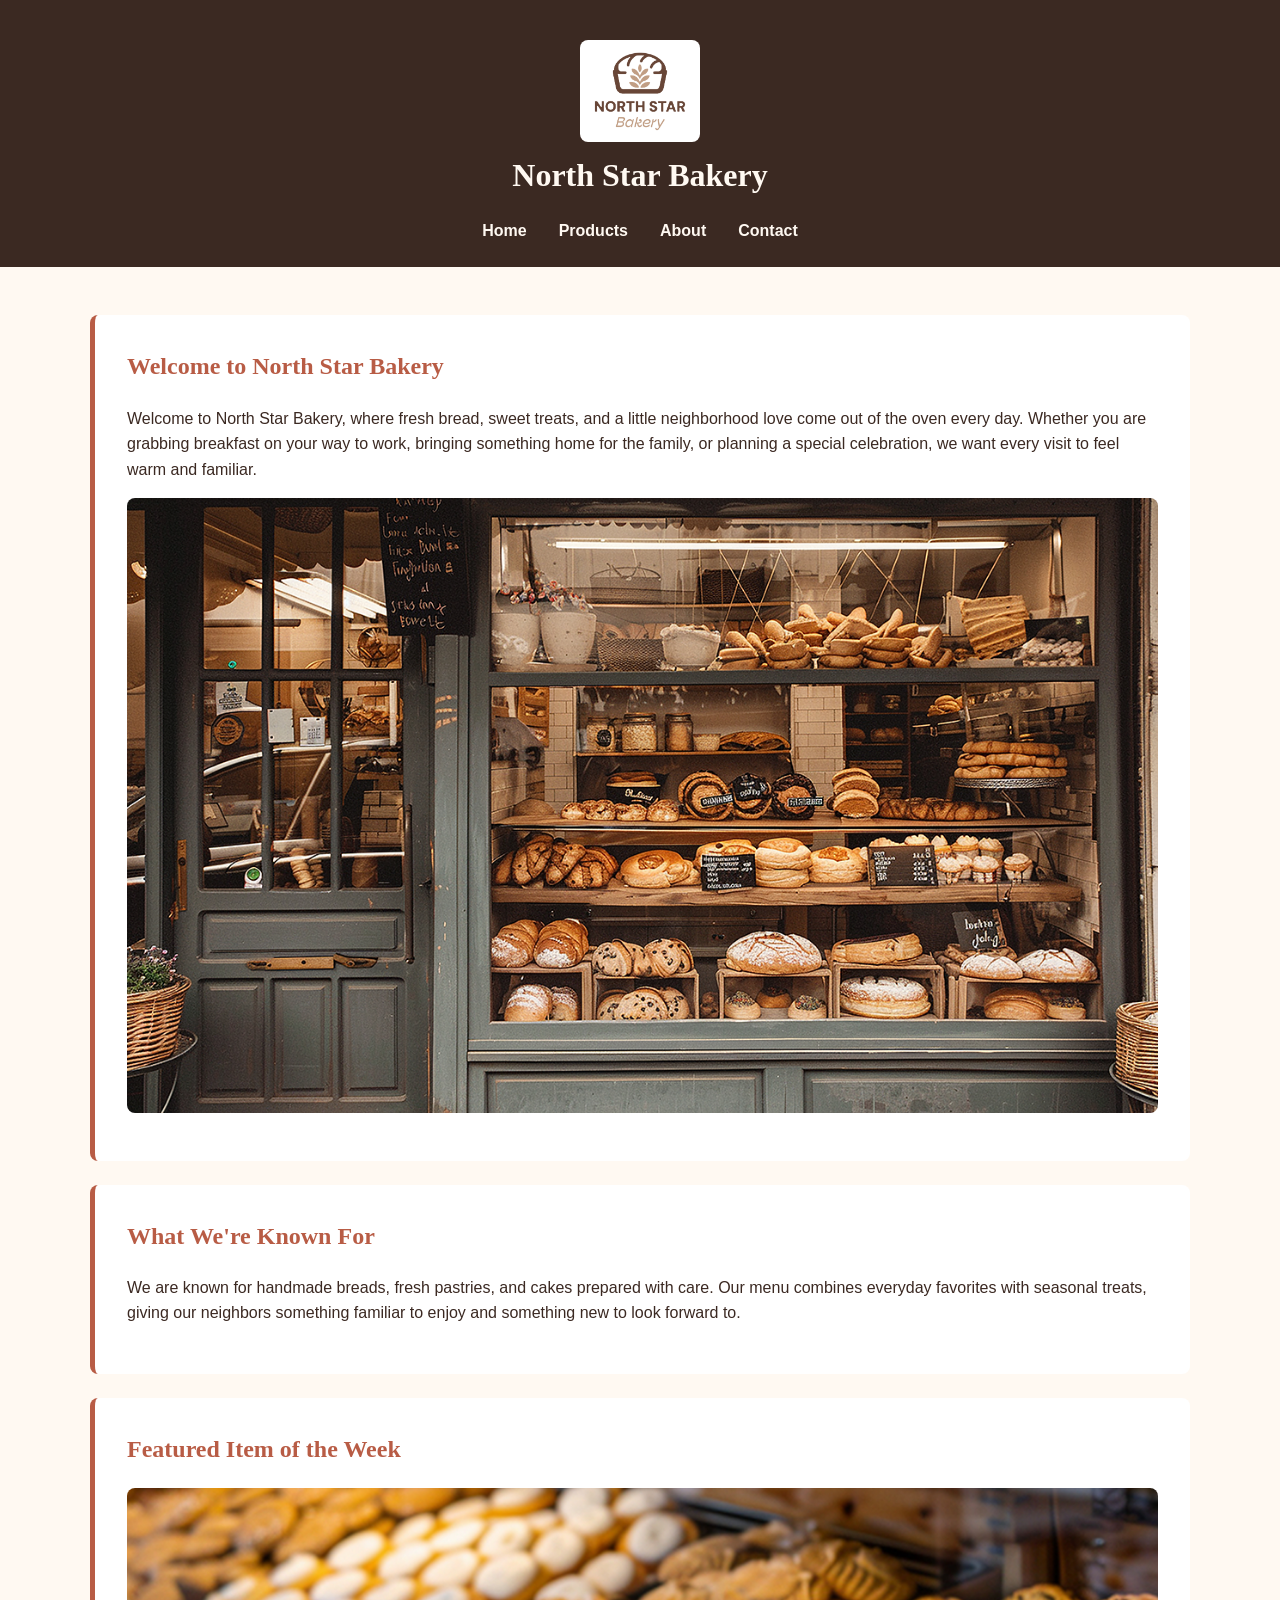
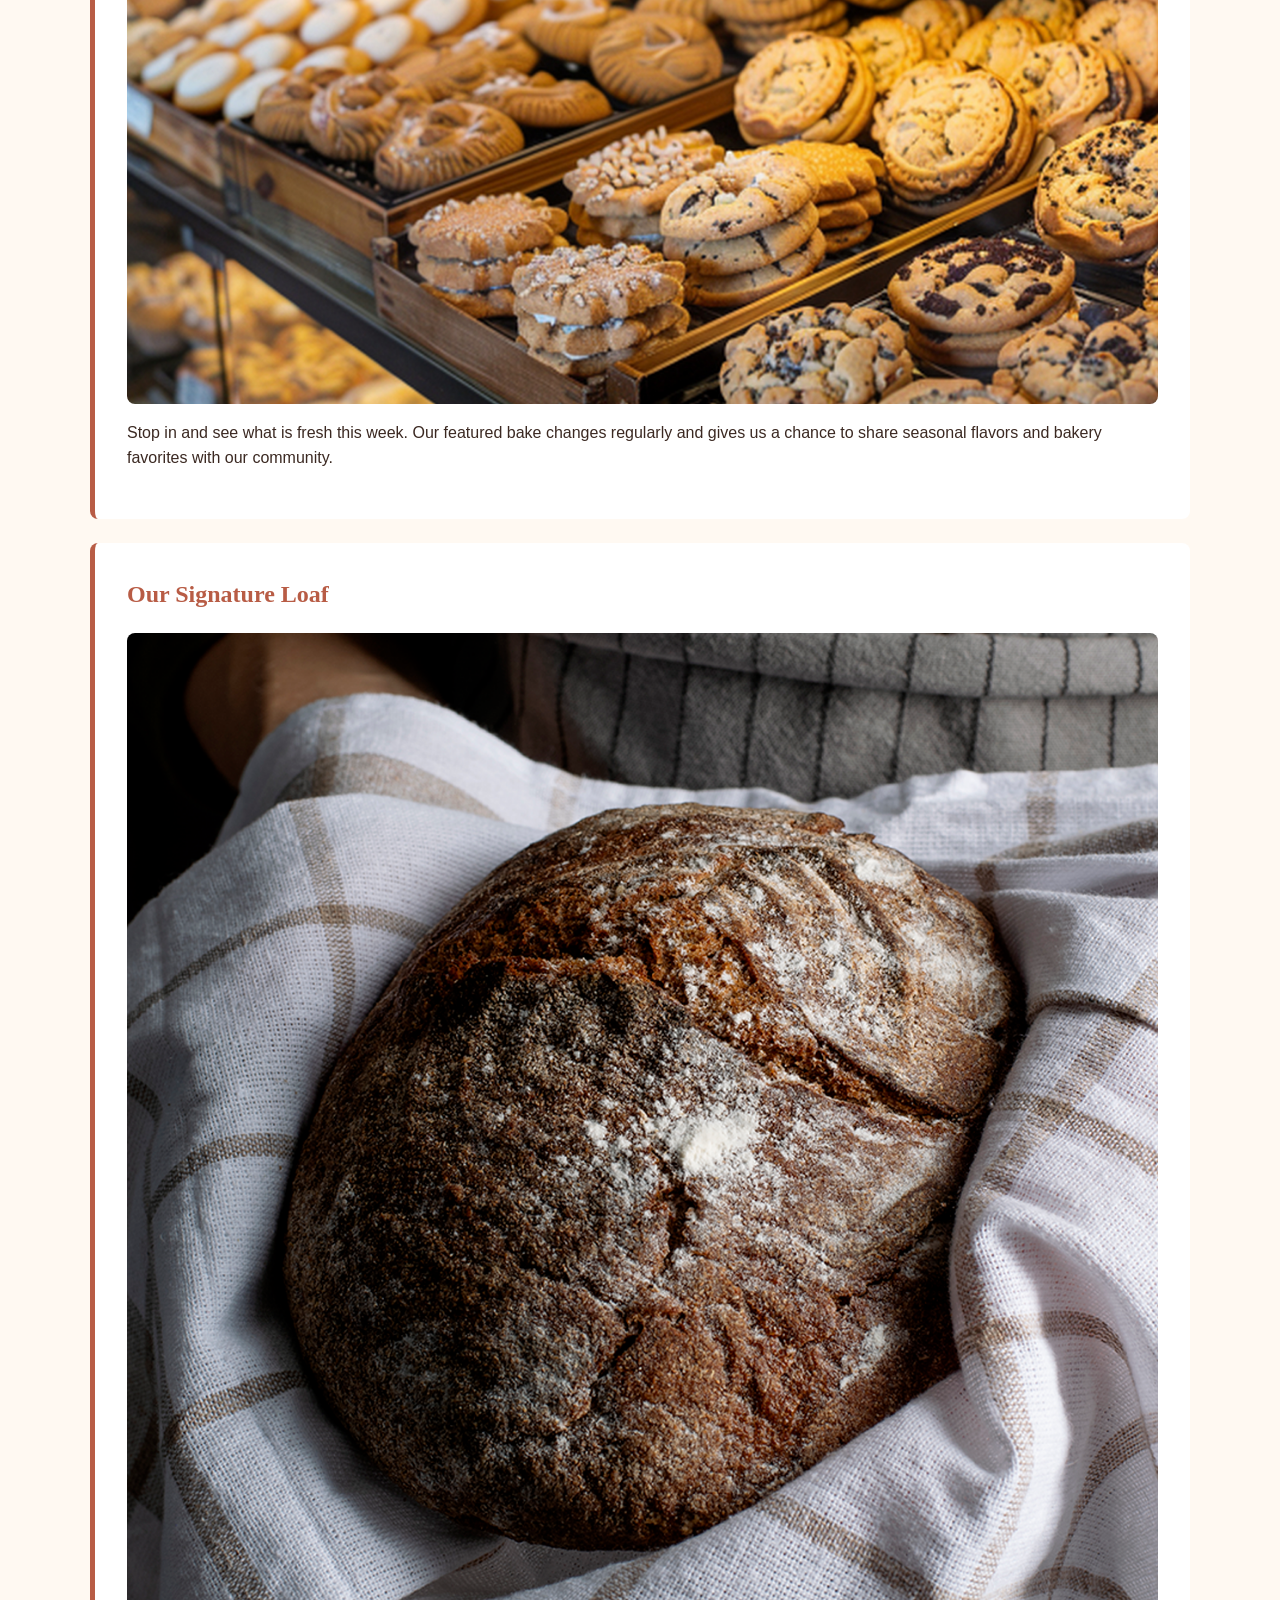
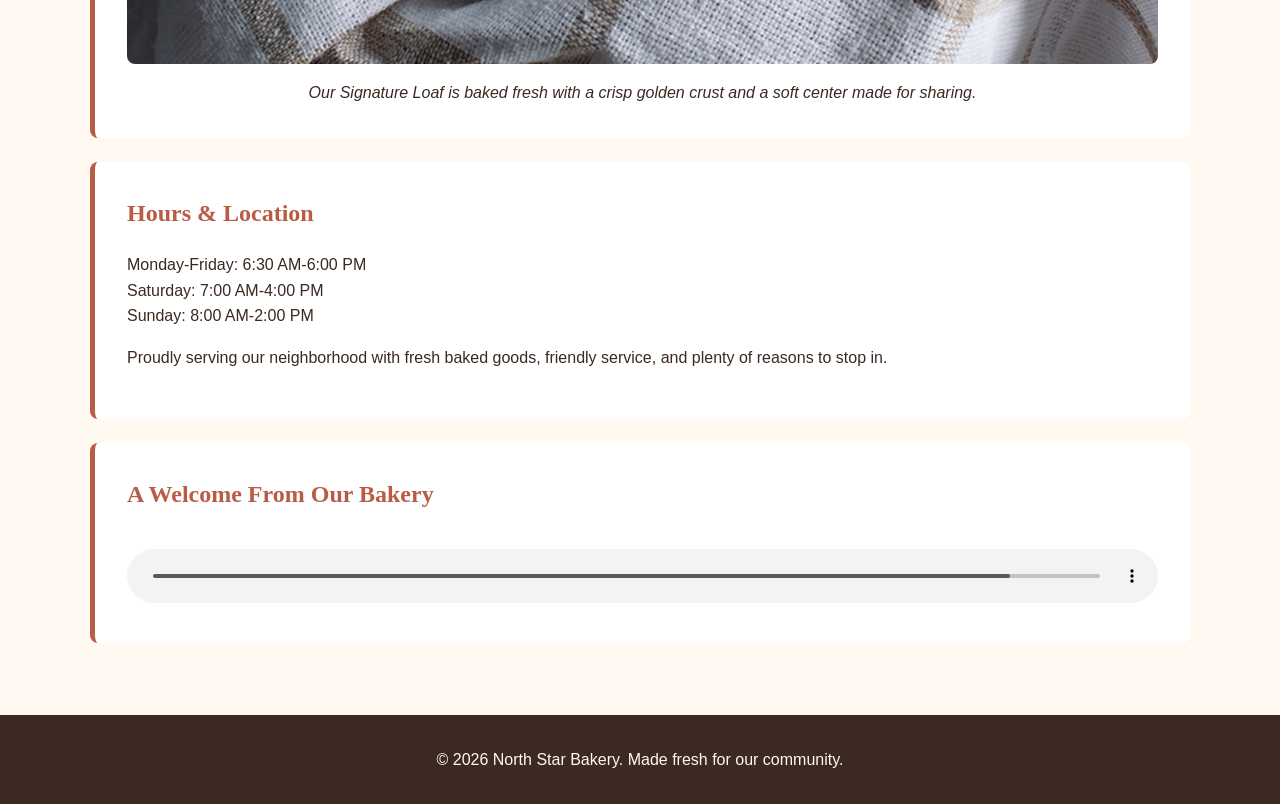
<file: index.html>
<!DOCTYPE html>
<html lang="en">

<head>
    <meta charset="UTF-8">
    <meta name="viewport" content="width=device-width, initial-scale=1.0">
    <title>North Star Bakery | Home</title>
    <link rel="stylesheet" href="styles.css">
</head>

<body>

    <header>
        <img src="bakery-logo_c.png"
             alt="North Star Bakery logo">

        <h1>North Star Bakery</h1>

        <nav>
            <ul>
                <li><a href="index.html">Home</a></li>
                <li><a href="products.html">Products</a></li>
                <li><a href="about.html">About</a></li>
                <li><a href="contact.html">Contact</a></li>
            </ul>
        </nav>
    </header>

    <main>

        <section>
            <h2>Welcome to North Star Bakery</h2>

            <p>
                Welcome to North Star Bakery, where fresh bread, sweet treats,
                and a little neighborhood love come out of the oven every day.
                Whether you are grabbing breakfast on your way to work,
                bringing something home for the family, or planning a special
                celebration, we want every visit to feel warm and familiar.
            </p>

            <img src="bakery-storefront_c.png"
                 alt="Front entrance of North Star Bakery welcoming neighborhood customers">
        </section>

        <section>
            <h2>What We're Known For</h2>

            <p>
                We are known for handmade breads, fresh pastries, and cakes
                prepared with care. Our menu combines everyday favorites with
                seasonal treats, giving our neighbors something familiar to
                enjoy and something new to look forward to.
            </p>
        </section>

        <section>
            <h2>Featured Item of the Week</h2>

            <picture>
                <source media="(min-width: 768px)"
                        srcset="bakery-feature-large_c.png">

                <img src="bakery-feature-small_c.png"
                     alt="Featured freshly baked item of the week from North Star Bakery">
            </picture>

            <p>
                Stop in and see what is fresh this week. Our featured bake
                changes regularly and gives us a chance to share seasonal
                flavors and bakery favorites with our community.
            </p>
        </section>

        <section>
            <h2>Our Signature Loaf</h2>

            <figure>
                <img src="bakery-signature-loaf_c.png"
                     alt="Freshly baked signature artisan loaf from North Star Bakery">

                <figcaption>
                    Our Signature Loaf is baked fresh with a crisp golden crust
                    and a soft center made for sharing.
                </figcaption>
            </figure>
        </section>

        <section>
            <h2>Hours &amp; Location</h2>

            <p>
                Monday-Friday: 6:30 AM-6:00 PM<br>
                Saturday: 7:00 AM-4:00 PM<br>
                Sunday: 8:00 AM-2:00 PM
            </p>

            <p>
                Proudly serving our neighborhood with fresh baked goods,
                friendly service, and plenty of reasons to stop in.
            </p>
        </section>

        <section>
            <h2>A Welcome From Our Bakery</h2>

            <audio controls>
                <source src="bakery-welcome_c.mp3" type="audio/mpeg">
                Your browser does not support the audio element.
                Please visit North Star Bakery to learn more about us.
            </audio>
        </section>

    </main>

    <footer>
        <p>&copy; 2026 North Star Bakery. Made fresh for our community.</p>
    </footer>

</body>

</html>
</file>
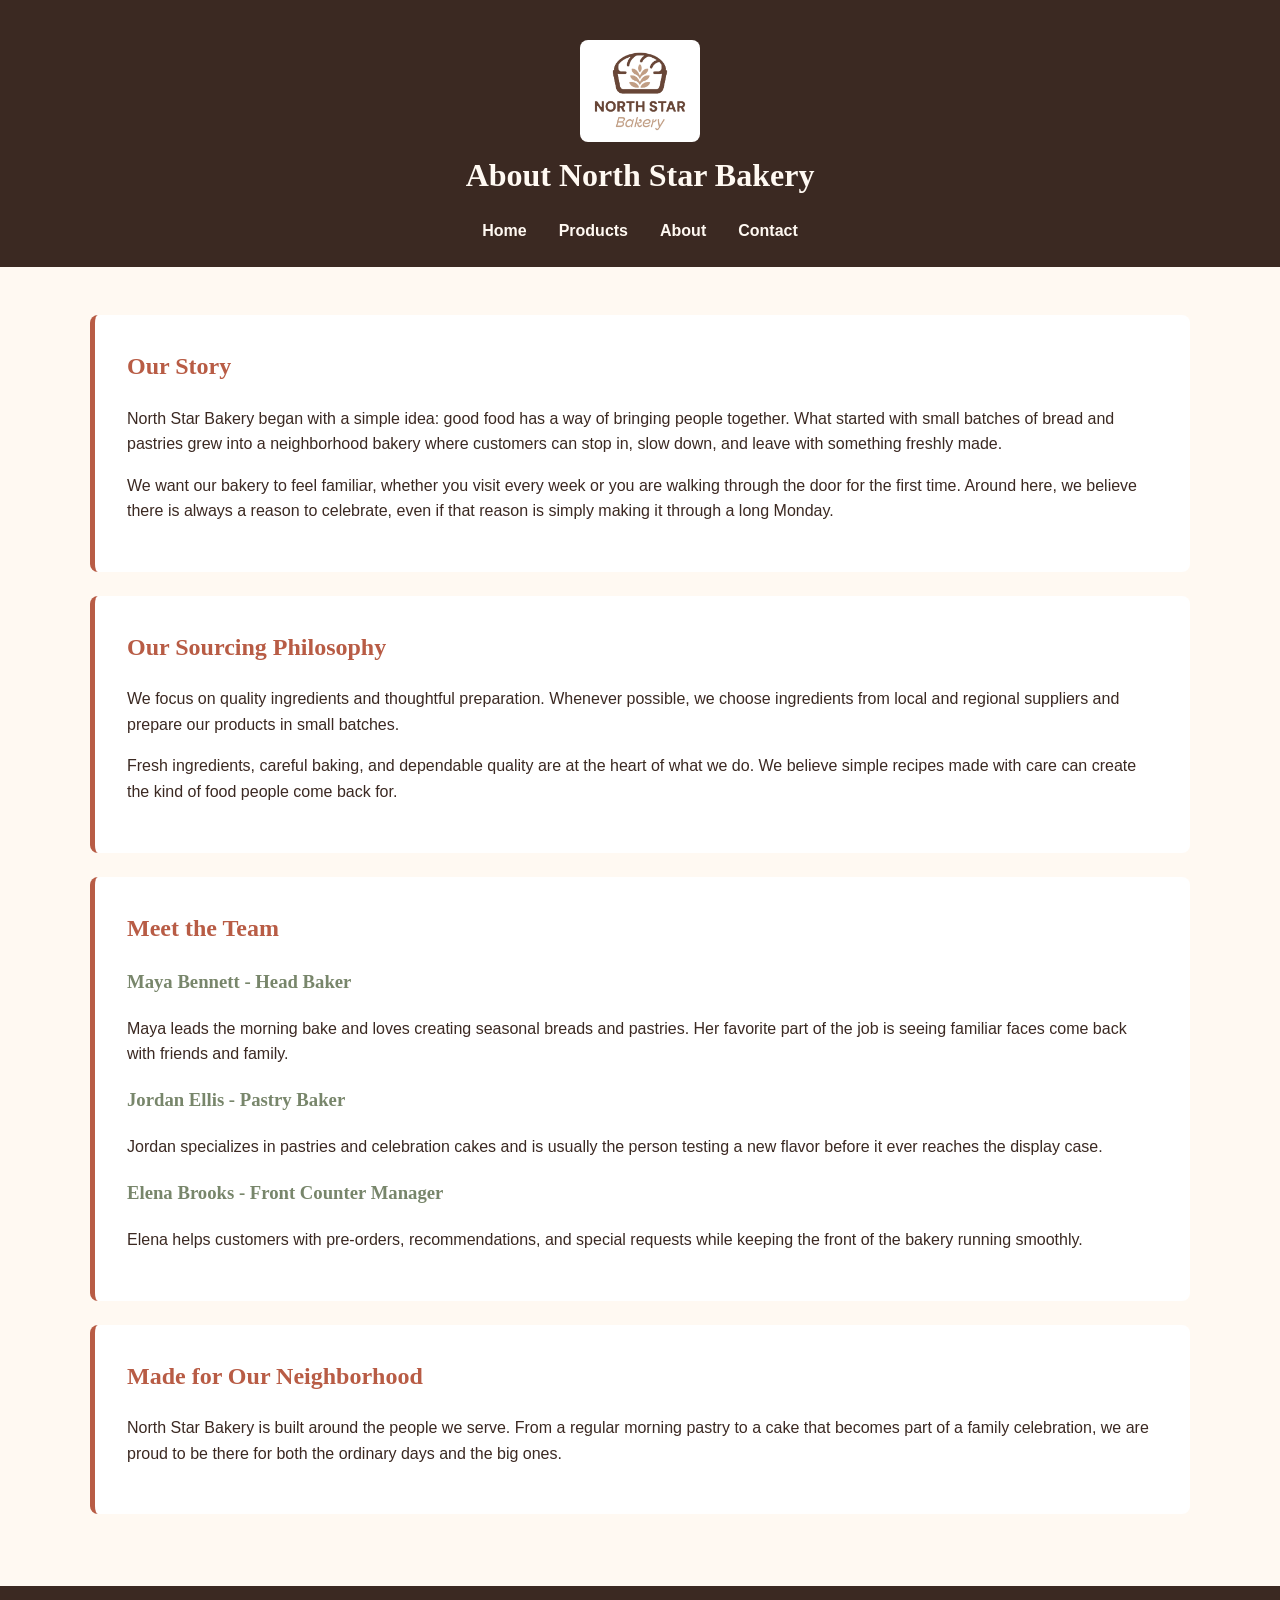
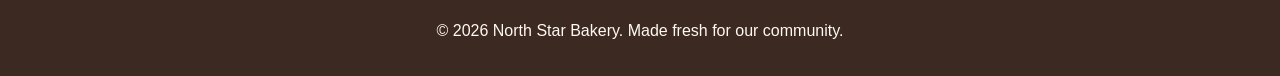
<file: about.html>
<!DOCTYPE html>
<html lang="en">

<head>
    <meta charset="UTF-8">
    <meta name="viewport" content="width=device-width, initial-scale=1.0">
    <title>North Star Bakery | About</title>
    <link rel="stylesheet" href="styles.css">
</head>

<body>

    <header>
        <img src="bakery-logo_c.png"
             alt="North Star Bakery logo">

        <h1>About North Star Bakery</h1>

        <nav>
            <ul>
                <li><a href="index.html">Home</a></li>
                <li><a href="products.html">Products</a></li>
                <li><a href="about.html">About</a></li>
                <li><a href="contact.html">Contact</a></li>
            </ul>
        </nav>
    </header>

    <main>

        <section>
            <h2>Our Story</h2>

            <p>
                North Star Bakery began with a simple idea: good food has a way
                of bringing people together. What started with small batches of
                bread and pastries grew into a neighborhood bakery where
                customers can stop in, slow down, and leave with something
                freshly made.
            </p>

            <p>
                We want our bakery to feel familiar, whether you visit every
                week or you are walking through the door for the first time.
                Around here, we believe there is always a reason to celebrate,
                even if that reason is simply making it through a long Monday.
            </p>
        </section>

        <section>
            <h2>Our Sourcing Philosophy</h2>

            <p>
                We focus on quality ingredients and thoughtful preparation.
                Whenever possible, we choose ingredients from local and
                regional suppliers and prepare our products in small batches.
            </p>

            <p>
                Fresh ingredients, careful baking, and dependable quality are
                at the heart of what we do. We believe simple recipes made with
                care can create the kind of food people come back for.
            </p>
        </section>

        <section>
            <h2>Meet the Team</h2>

            <h3>Maya Bennett - Head Baker</h3>
            <p>
                Maya leads the morning bake and loves creating seasonal breads
                and pastries. Her favorite part of the job is seeing familiar
                faces come back with friends and family.
            </p>

            <h3>Jordan Ellis - Pastry Baker</h3>
            <p>
                Jordan specializes in pastries and celebration cakes and is
                usually the person testing a new flavor before it ever reaches
                the display case.
            </p>

            <h3>Elena Brooks - Front Counter Manager</h3>
            <p>
                Elena helps customers with pre-orders, recommendations, and
                special requests while keeping the front of the bakery running
                smoothly.
            </p>
        </section>

        <section>
            <h2>Made for Our Neighborhood</h2>

            <p>
                North Star Bakery is built around the people we serve. From a
                regular morning pastry to a cake that becomes part of a family
                celebration, we are proud to be there for both the ordinary
                days and the big ones.
            </p>
        </section>

    </main>

    <footer>
        <p>&copy; 2026 North Star Bakery. Made fresh for our community.</p>
    </footer>

</body>

</html>
</file>
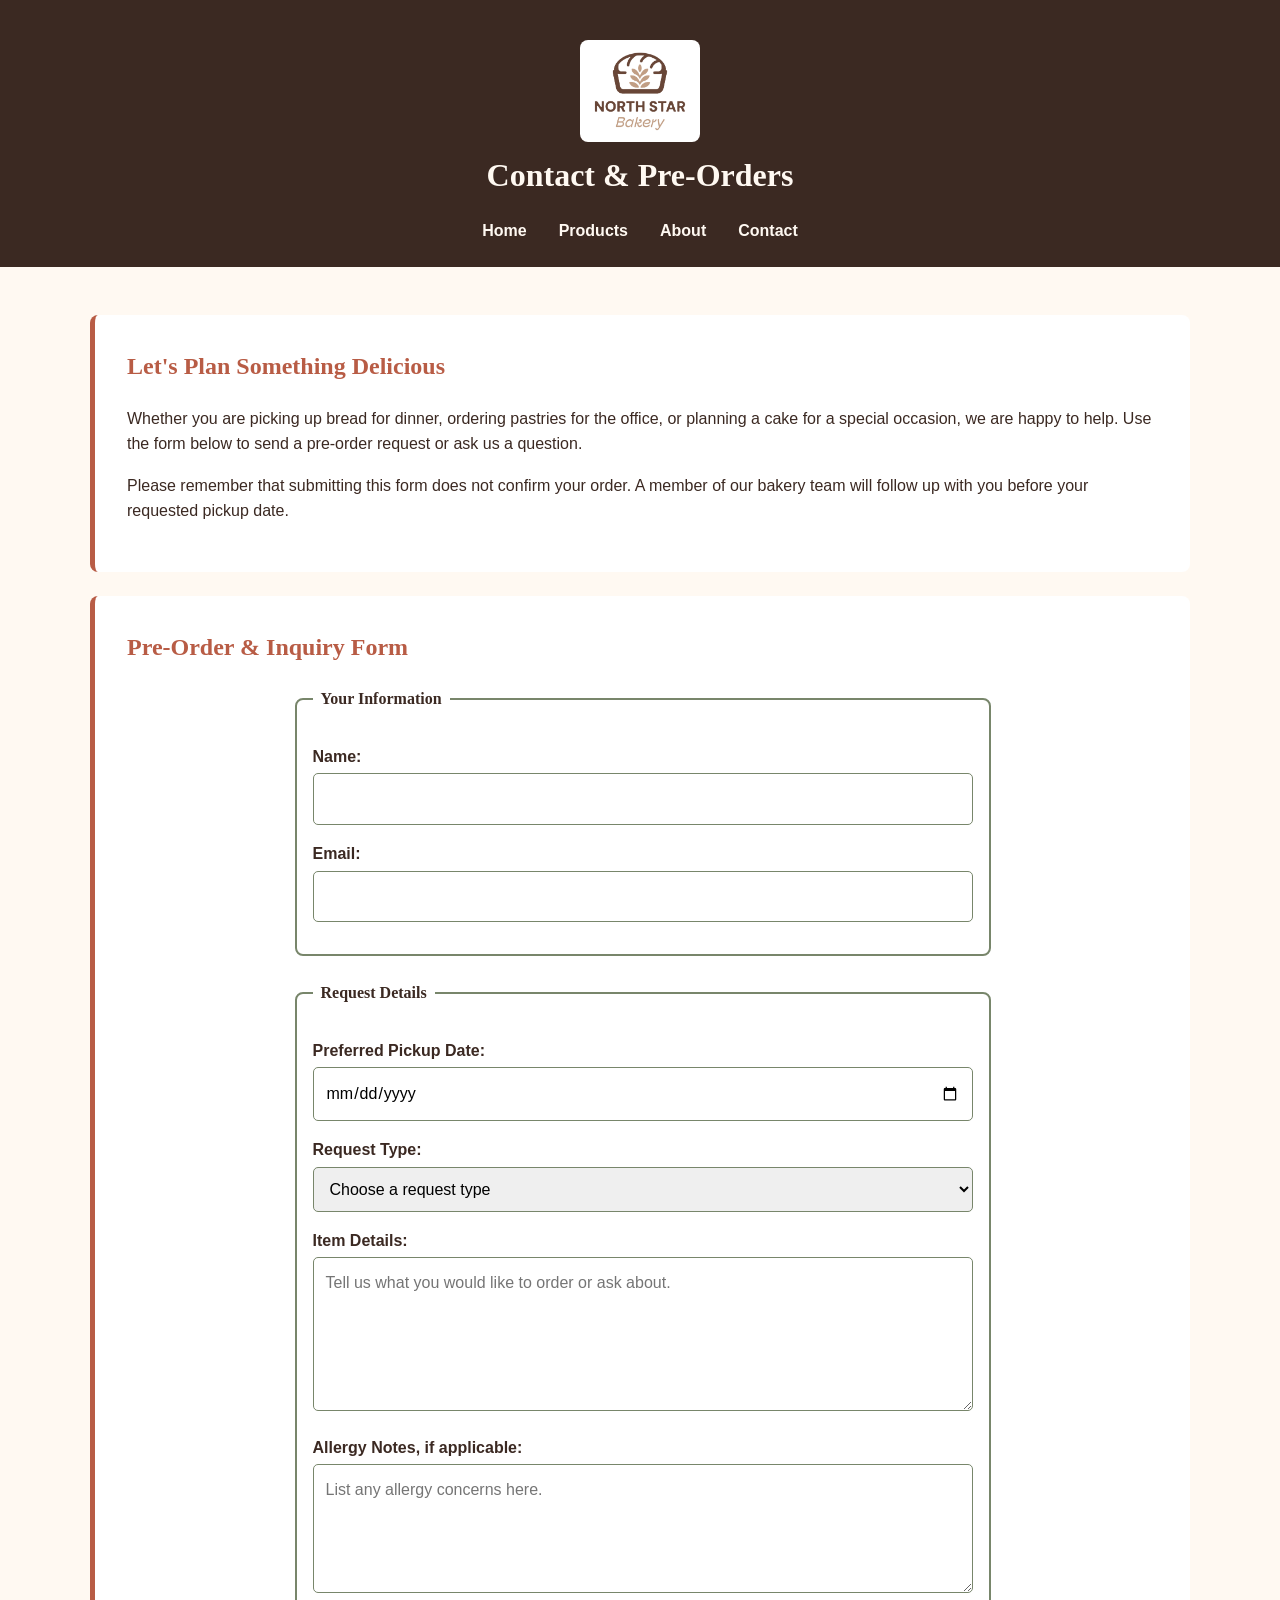
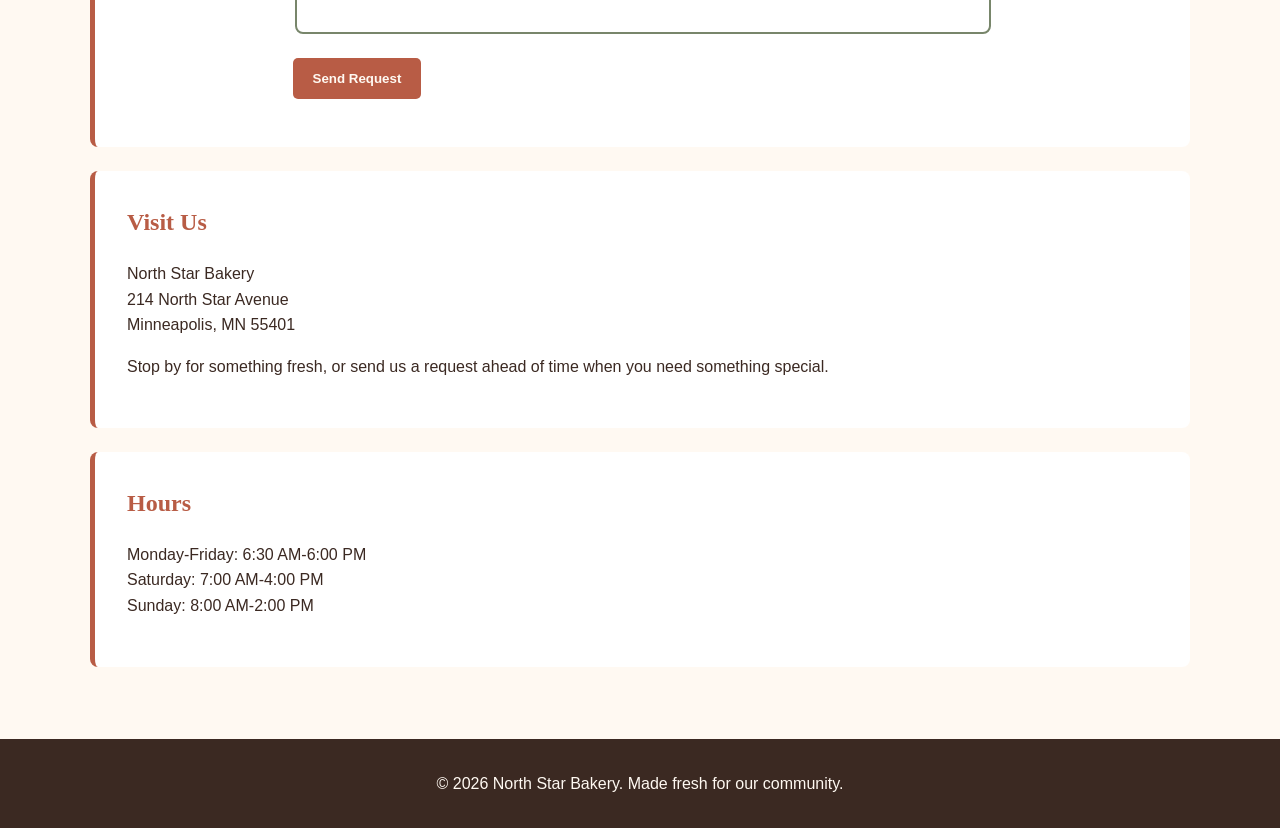
<file: contact.html>
<!DOCTYPE html>
<html lang="en">

<head>
    <meta charset="UTF-8">
    <meta name="viewport" content="width=device-width, initial-scale=1.0">
    <title>North Star Bakery | Contact</title>
    <link rel="stylesheet" href="styles.css">
    <script src="script.js" defer></script>
</head>

<body>

    <header>
        <img src="bakery-logo_c.png"
             alt="North Star Bakery logo">

        <h1>Contact &amp; Pre-Orders</h1>

        <nav>
            <ul>
                <li><a href="index.html">Home</a></li>
                <li><a href="products.html">Products</a></li>
                <li><a href="about.html">About</a></li>
                <li><a href="contact.html">Contact</a></li>
            </ul>
        </nav>
    </header>

    <main>

        <section>
            <h2>Let's Plan Something Delicious</h2>

            <p>
                Whether you are picking up bread for dinner, ordering pastries
                for the office, or planning a cake for a special occasion,
                we are happy to help. Use the form below to send a pre-order
                request or ask us a question.
            </p>

            <p>
                Please remember that submitting this form does not confirm your
                order. A member of our bakery team will follow up with you
                before your requested pickup date.
            </p>
        </section>

        <section>
            <h2>Pre-Order &amp; Inquiry Form</h2>

            <form id="contact-form" action="#" method="post" novalidate>

                <fieldset>
                    <legend>Your Information</legend>

                    <p>
                        <label for="name">Name:</label>
                        <input type="text"
                               id="name"
                               name="name">
                        <span id="name-error"
                              class="error-message"
                              aria-live="polite"></span>
                    </p>

                    <p>
                        <label for="email">Email:</label>
                        <input type="email"
                               id="email"
                               name="email">
                        <span id="email-error"
                              class="error-message"
                              aria-live="polite"></span>
                    </p>
                </fieldset>

                <fieldset>
                    <legend>Request Details</legend>

                    <p>
                        <label for="pickup-date">Preferred Pickup Date:</label>
                        <input type="date"
                               id="pickup-date"
                               name="pickup-date">
                    </p>

                    <p>
                        <label for="request-type">Request Type:</label>
                        <select id="request-type"
                                name="request-type">
                            <option value="">Choose a request type</option>
                            <option value="pre-order">Pre-Order Request</option>
                            <option value="cake">Cake Inquiry</option>
                            <option value="general">General Question</option>
                        </select>
                    </p>

                    <p>
                        <label for="item-details">Item Details:</label>
                        <textarea id="item-details"
                                  name="item-details"
                                  rows="5"
                                  placeholder="Tell us what you would like to order or ask about."></textarea>
                    </p>

                    <p>
                        <label for="allergy-notes">
                            Allergy Notes, if applicable:
                        </label>
                        <textarea id="allergy-notes"
                                  name="allergy-notes"
                                  rows="4"
                                  placeholder="List any allergy concerns here."></textarea>
                    </p>

                </fieldset>

                <p>
                    <button type="submit">Send Request</button>
                </p>

            </form>
        </section>

        <section>
            <h2>Visit Us</h2>

            <address>
                North Star Bakery<br>
                214 North Star Avenue<br>
                Minneapolis, MN 55401
            </address>

            <p>
                Stop by for something fresh, or send us a request ahead of
                time when you need something special.
            </p>
        </section>

        <section>
            <h2>Hours</h2>

            <p>
                Monday-Friday: 6:30 AM-6:00 PM<br>
                Saturday: 7:00 AM-4:00 PM<br>
                Sunday: 8:00 AM-2:00 PM
            </p>
        </section>

    </main>

    <footer>
        <p>&copy; 2026 North Star Bakery. Made fresh for our community.</p>
    </footer>

</body>

</html>
</file>
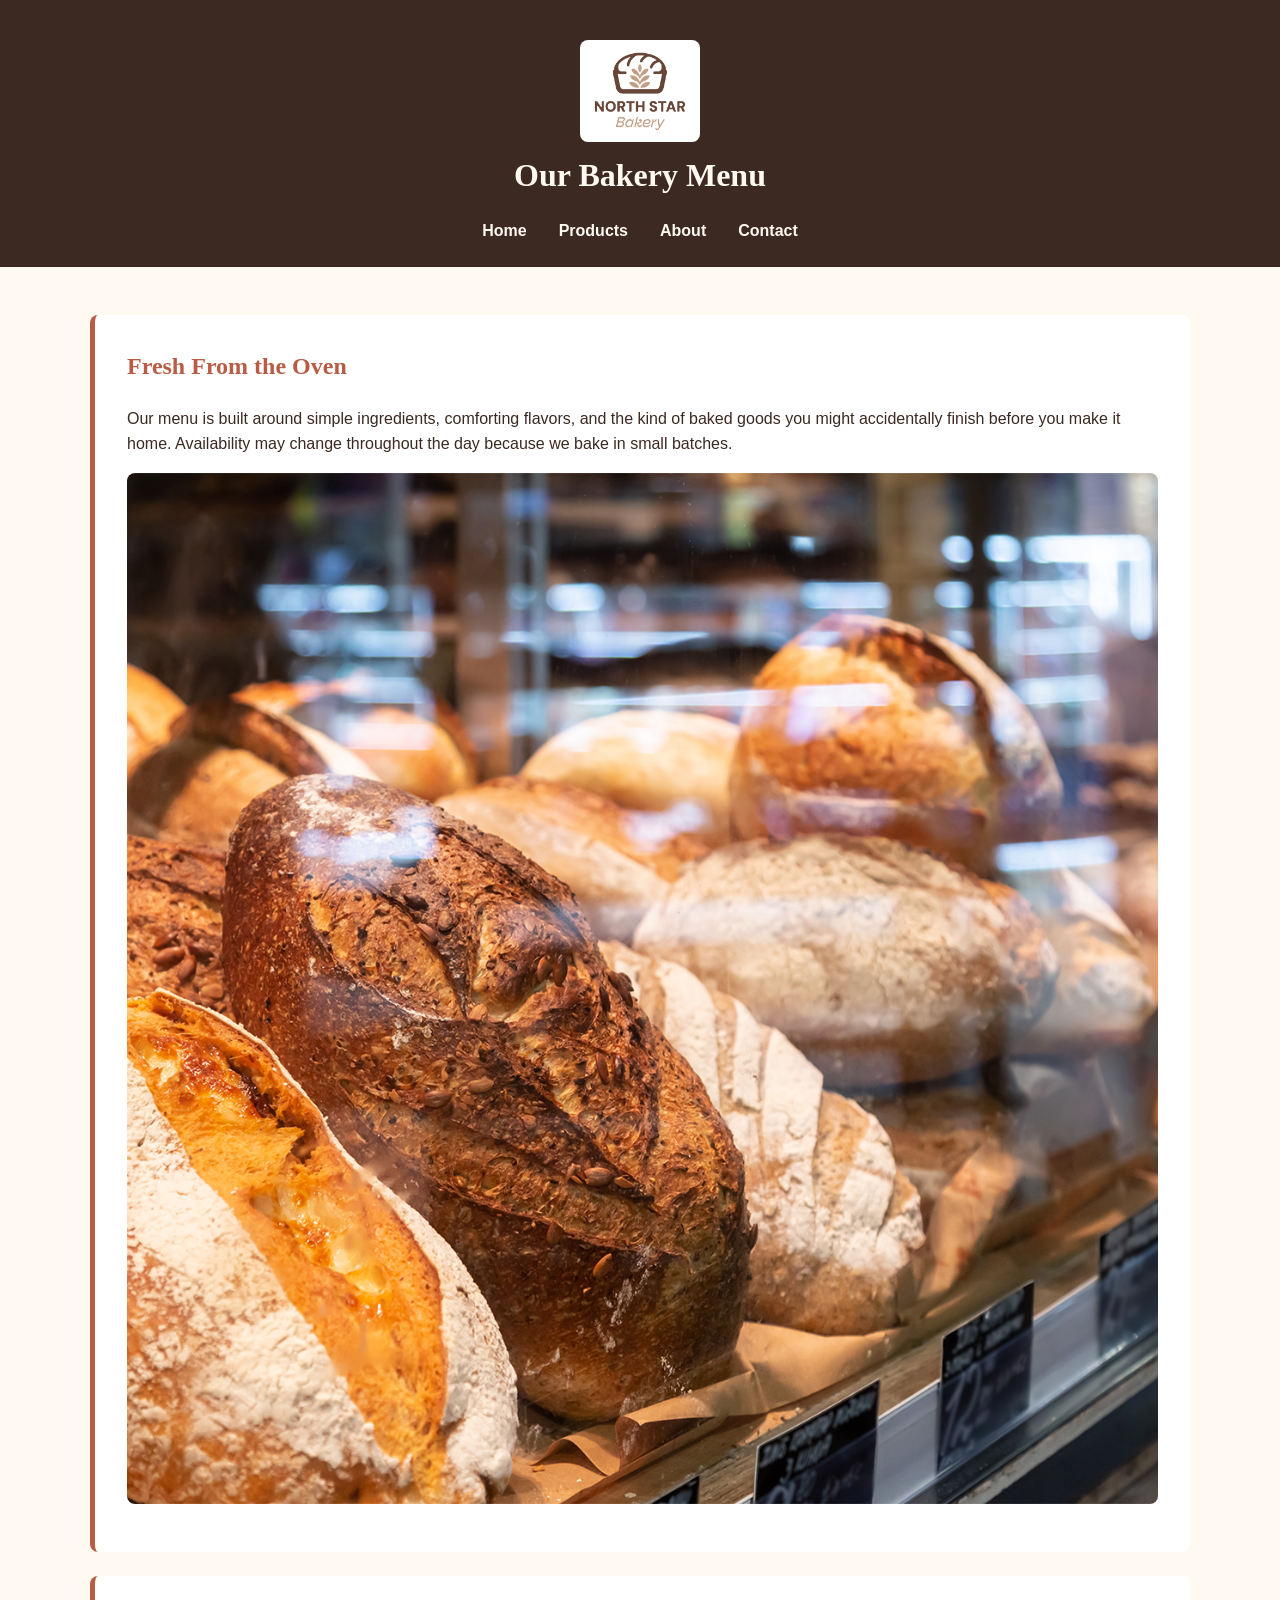
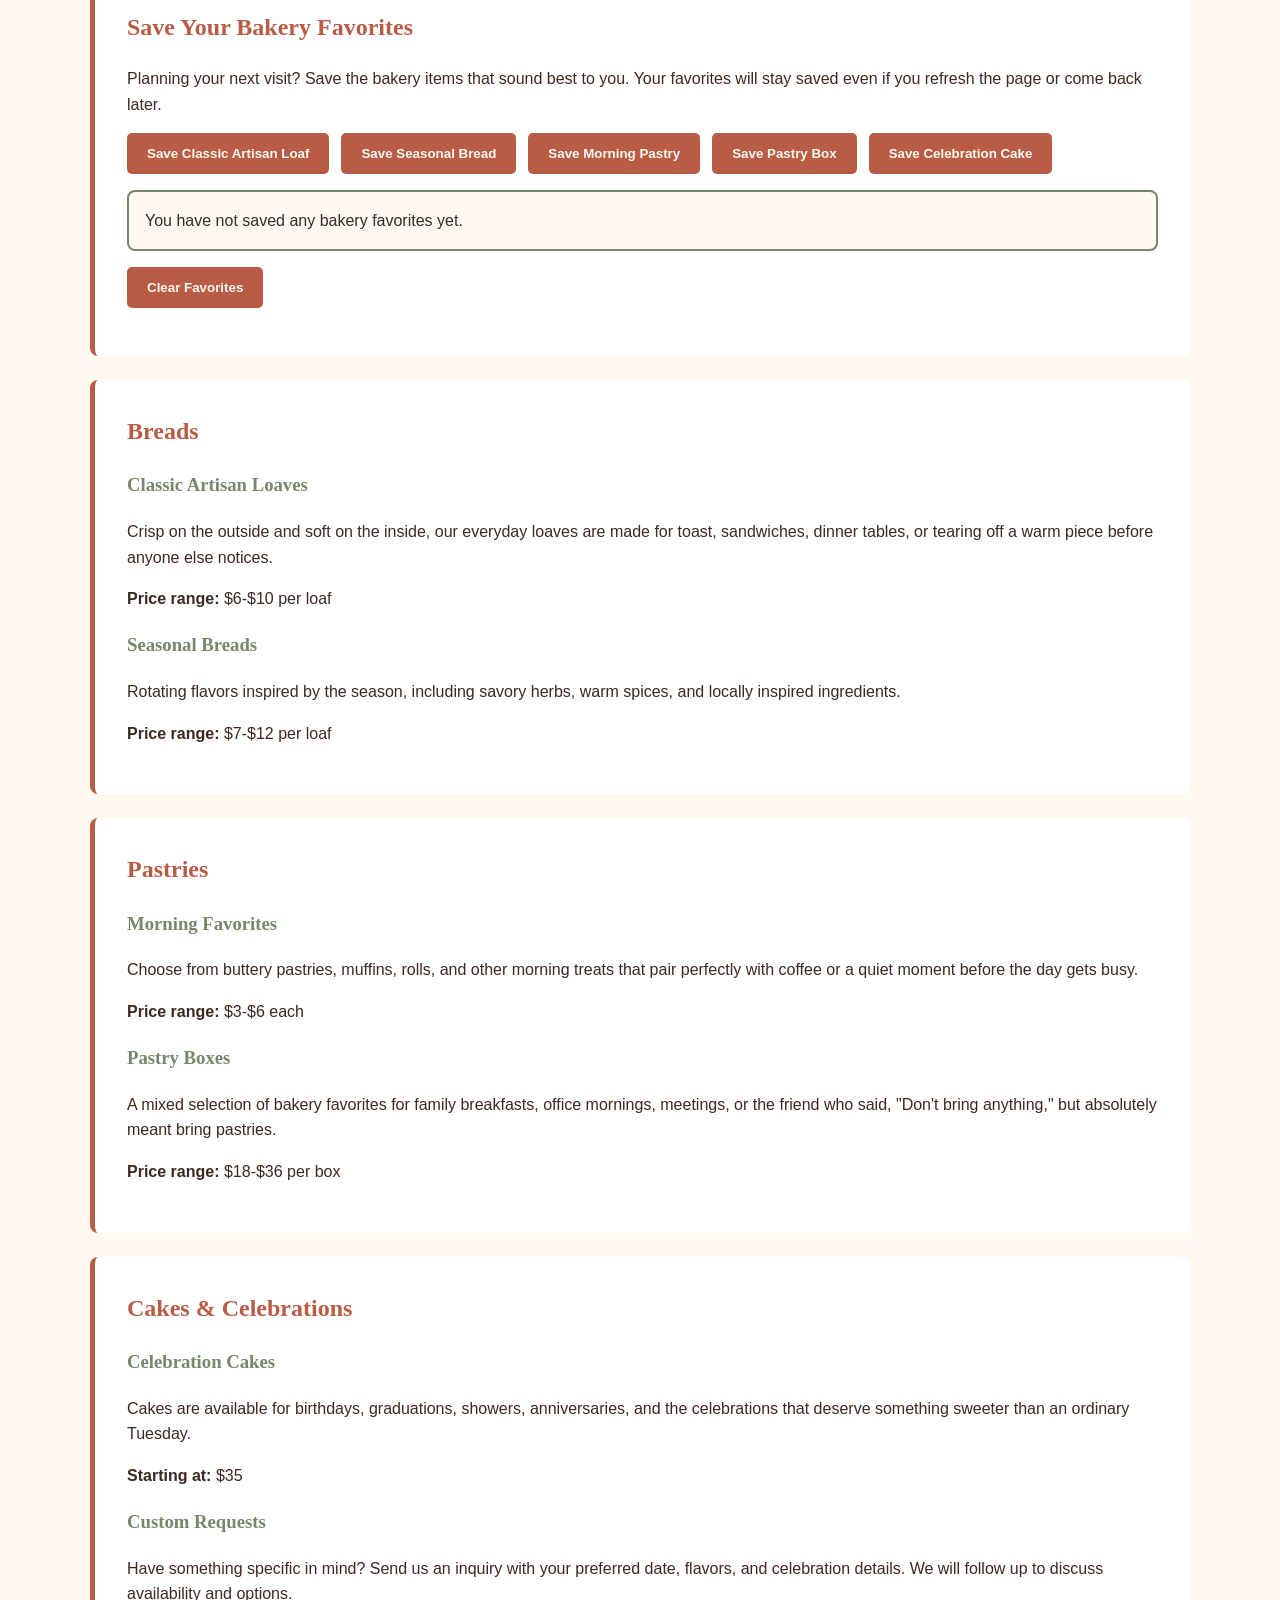
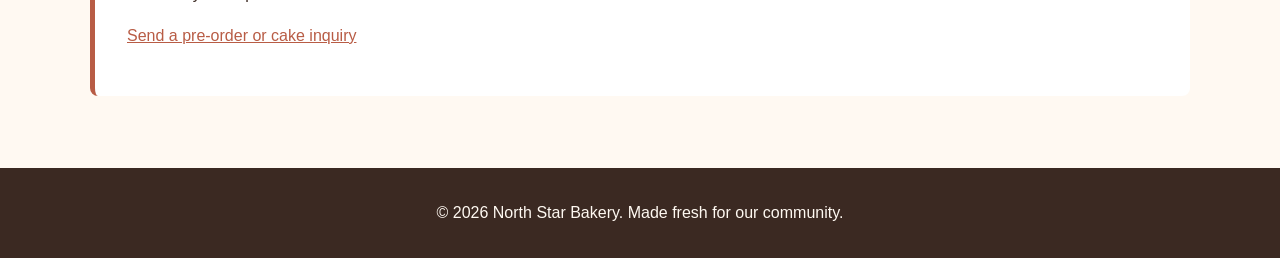
<file: products.html>
<!DOCTYPE html>
<html lang="en">

<head>
    <meta charset="UTF-8">
    <meta name="viewport" content="width=device-width, initial-scale=1.0">
    <title>North Star Bakery | Products</title>
    <link rel="stylesheet" href="styles.css">
    <script src="script.js" defer></script>
</head>

<body>

    <header>
        <img src="bakery-logo_c.png"
             alt="North Star Bakery logo">

        <h1>Our Bakery Menu</h1>

        <nav>
            <ul>
                <li><a href="index.html">Home</a></li>
                <li><a href="products.html">Products</a></li>
                <li><a href="about.html">About</a></li>
                <li><a href="contact.html">Contact</a></li>
            </ul>
        </nav>
    </header>

    <main>

        <section>
            <h2>Fresh From the Oven</h2>

            <p>
                Our menu is built around simple ingredients, comforting
                flavors, and the kind of baked goods you might accidentally
                finish before you make it home. Availability may change
                throughout the day because we bake in small batches.
            </p>

            <img src="bakery-bread_c.png"
                 alt="Fresh assortment of artisan bread baked at North Star Bakery">
        </section>

        <section>
            <h2>Save Your Bakery Favorites</h2>

            <p>
                Planning your next visit? Save the bakery items that sound
                best to you. Your favorites will stay saved even if you
                refresh the page or come back later.
            </p>

            <div class="favorite-options">
                <button type="button"
                        class="favorite-button"
                        data-item="Classic Artisan Loaf">
                    Save Classic Artisan Loaf
                </button>

                <button type="button"
                        class="favorite-button"
                        data-item="Seasonal Bread">
                    Save Seasonal Bread
                </button>

                <button type="button"
                        class="favorite-button"
                        data-item="Morning Pastry">
                    Save Morning Pastry
                </button>

                <button type="button"
                        class="favorite-button"
                        data-item="Pastry Box">
                    Save Pastry Box
                </button>

                <button type="button"
                        class="favorite-button"
                        data-item="Celebration Cake">
                    Save Celebration Cake
                </button>
            </div>

            <div id="favorites-display">
                You have not saved any bakery favorites yet.
            </div>

            <p>
                <button type="button" id="clear-favorites">
                    Clear Favorites
                </button>
            </p>
        </section>

        <section>
            <h2>Breads</h2>

            <h3>Classic Artisan Loaves</h3>
            <p>
                Crisp on the outside and soft on the inside, our everyday
                loaves are made for toast, sandwiches, dinner tables, or
                tearing off a warm piece before anyone else notices.
            </p>

            <p><strong>Price range:</strong> $6-$10 per loaf</p>

            <h3>Seasonal Breads</h3>
            <p>
                Rotating flavors inspired by the season, including savory
                herbs, warm spices, and locally inspired ingredients.
            </p>

            <p><strong>Price range:</strong> $7-$12 per loaf</p>
        </section>

        <section>
            <h2>Pastries</h2>

            <h3>Morning Favorites</h3>
            <p>
                Choose from buttery pastries, muffins, rolls, and other
                morning treats that pair perfectly with coffee or a quiet
                moment before the day gets busy.
            </p>

            <p><strong>Price range:</strong> $3-$6 each</p>

            <h3>Pastry Boxes</h3>
            <p>
                A mixed selection of bakery favorites for family breakfasts,
                office mornings, meetings, or the friend who said,
                "Don't bring anything," but absolutely meant bring pastries.
            </p>

            <p><strong>Price range:</strong> $18-$36 per box</p>
        </section>

        <section>
            <h2>Cakes &amp; Celebrations</h2>

            <h3>Celebration Cakes</h3>
            <p>
                Cakes are available for birthdays, graduations, showers,
                anniversaries, and the celebrations that deserve something
                sweeter than an ordinary Tuesday.
            </p>

            <p><strong>Starting at:</strong> $35</p>

            <h3>Custom Requests</h3>
            <p>
                Have something specific in mind? Send us an inquiry with your
                preferred date, flavors, and celebration details. We will
                follow up to discuss availability and options.
            </p>

            <p>
                <a href="contact.html">Send a pre-order or cake inquiry</a>
            </p>
        </section>

    </main>

    <footer>
        <p>&copy; 2026 North Star Bakery. Made fresh for our community.</p>
    </footer>

</body>

</html>
</file>
<file: styles.css>
* {
    box-sizing: border-box;
}

body {
    margin: 0;
    font-family: Arial, sans-serif;
    background-color: #fff9f2;
    color: #3b2922;
    line-height: 1.6;
}

header {
    background-color: #3b2922;
    color: #fff9f2;
    text-align: center;
    padding: 1.5rem 1rem;
}

header img {
    max-width: 120px;
    height: auto;
    margin-bottom: 0.5rem;
}

h1,
h2,
h3 {
    font-family: Georgia, serif;
}

h1 {
    margin: 0.5rem 0 1rem;
}

h2 {
    color: #b85c45;
    margin-top: 0;
}

h3 {
    color: #78866b;
}

nav ul {
    list-style: none;
    padding: 0;
    margin: 1rem 0 0;
    display: flex;
    flex-direction: column;
    gap: 0.75rem;
}

nav a {
    color: #fff9f2;
    text-decoration: none;
    font-weight: bold;
}

nav a:hover,
nav a:focus {
    text-decoration: underline;
}

main {
    width: 90%;
    max-width: 1100px;
    margin: 0 auto;
    padding: 2rem 0;
}

section {
    background-color: #ffffff;
    margin-bottom: 1.5rem;
    padding: 1.5rem;
    border-radius: 8px;
    border-left: 5px solid #b85c45;
}

img,
picture img,
video {
    max-width: 100%;
    height: auto;
    display: block;
    margin: 1rem auto;
    border-radius: 8px;
}

figure {
    margin: 0;
}

figcaption {
    text-align: center;
    font-style: italic;
    margin-top: 0.5rem;
    color: #3b2922;
}

audio {
    width: 100%;
    margin-top: 1rem;
}

a {
    color: #b85c45;
}

a:hover,
a:focus {
    color: #78866b;
}

form {
    margin-top: 1rem;
}

fieldset {
    border: 2px solid #78866b;
    border-radius: 8px;
    margin-bottom: 1.5rem;
    padding: 1rem;
}

legend {
    font-family: Georgia, serif;
    font-weight: bold;
    color: #3b2922;
    padding: 0 0.5rem;
}

label {
    font-weight: bold;
}

input,
select,
textarea {
    width: 100%;
    padding: 0.75rem;
    margin-top: 0.25rem;
    border: 1px solid #78866b;
    border-radius: 5px;
    font: inherit;
}

textarea {
    resize: vertical;
}

button {
    background-color: #b85c45;
    color: #fff9f2;
    border: none;
    padding: 0.8rem 1.25rem;
    border-radius: 5px;
    font-weight: bold;
    cursor: pointer;
}

button:hover,
button:focus {
    background-color: #78866b;
}

address {
    font-style: normal;
}

footer {
    background-color: #3b2922;
    color: #fff9f2;
    text-align: center;
    padding: 1rem;
}

.favorite-options {
    display: flex;
    flex-direction: column;
    gap: 0.75rem;
    margin: 1rem 0;
}

.favorite-button {
    width: 100%;
}

#favorites-display {
    margin-top: 1rem;
    padding: 1rem;
    background-color: #fff9f2;
    border: 2px solid #78866b;
    border-radius: 8px;
}

#favorites-display h3 {
    margin-top: 0;
}

.error-message {
    display: block;
    color: #b85c45;
    font-weight: bold;
    margin-top: 0.35rem;
}

@media (min-width: 768px) {
    nav ul {
        flex-direction: row;
        justify-content: center;
        gap: 2rem;
    }

    main {
        padding: 3rem 0;
    }

    section {
        padding: 2rem;
    }

    form {
        max-width: 700px;
        margin-left: auto;
        margin-right: auto;
    }

    .favorite-options {
        flex-direction: row;
        flex-wrap: wrap;
    }

    .favorite-button {
        width: auto;
    }
}
</file>
